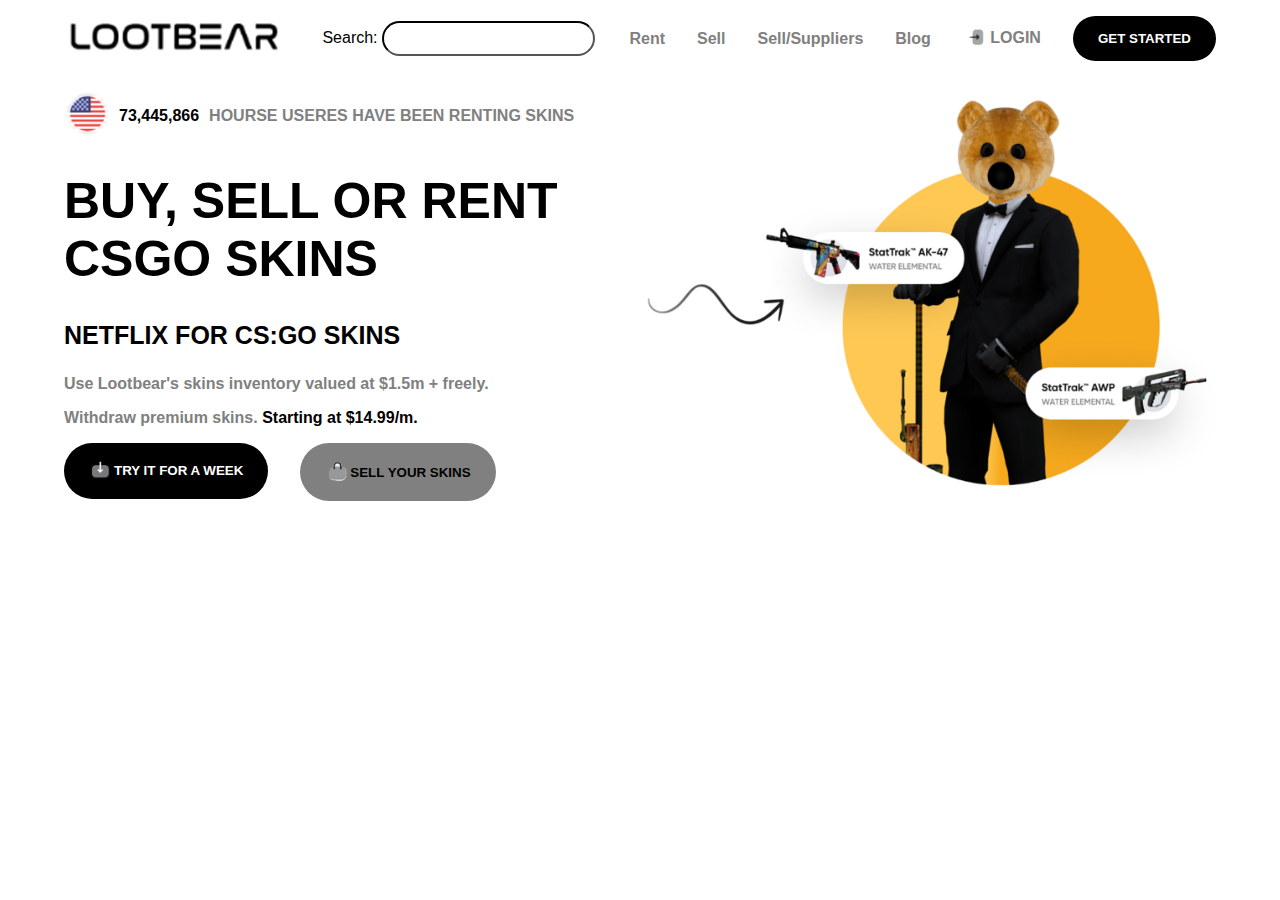
<file: index.html>
<!DOCTYPE html>
<html lang="en">
    <head>
        <meta charset="UFT-8">
        <link rel="stylesheet" href="styles.css">
        <title>LOOTBEAR</title>
    </head>
    <body>
        <header>
            <img src="images/logo.png" alt="logo">
            <div>
                <label for="search">Search:</label>
                <input type="text" name="search" class="search">
            </div>
            <nav>
                <ul>
                    <li><a href="">Rent</a></li>
                    <li><a href="">Sell</a></li>
                    <li><a href="">Sell/Suppliers</a></li>
                    <li><a href="formulario.html">Blog</a></li>
                </ul>
            </nav>
            <nav>
                <ul>
                    <li><a href="" class="login"><img src="images/login.png" alt="lg" class="icon">LOGIN</a></li>
                    <li><a href=""><button class="black-button">GET STARTED</button></a></li>
                </ul>
            </nav>
        </header>
        <main>
            <section>
                <p class="upper-txt"><img src="images/usa.png" alt="" class="icon"><span class="highlight">73,445,866 </span> HOURSE USERES HAVE BEEN RENTING SKINS</p>
                <h1 class="highlightTitle"><span>BUY, SELL OR RENT</span><br>CSGO SKINS</h1>
                <p class="highlightSubtitle">NETFLIX FOR CS:GO SKINS</p>
                <p class="grey-txt">Use Lootbear's skins inventory valued at $1.5m + freely.</p>
                <p class="grey-txt">Withdraw premium skins. <span class="highlight">Starting at $14.99/m.</span></p>
                <div>
                    <a href=""><button class="black-button"><img src="images/btnst.png" alt="clickst" class="icon">TRY IT FOR A WEEK</button></a>
                    <a href=""><button class="grey-button"><img src="images/btnnd.png" alt="clicknd" class="icon">SELL YOUR SKINS</button></a>
                </div>
            </section>
            <img src="images/osoconesmoquin.png" alt="mainImg" class="mainImg">
        </main>
    </body>
</html>
</file>
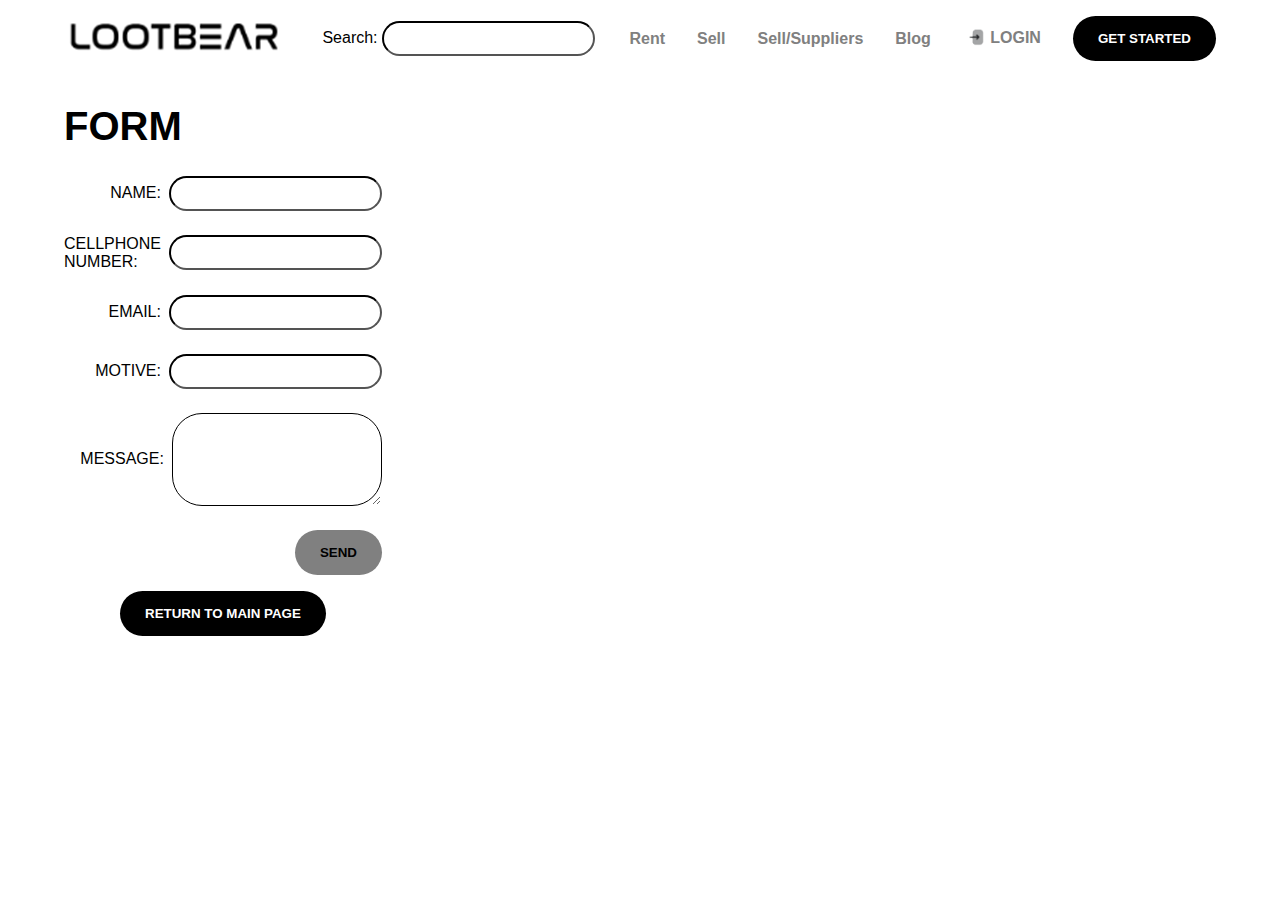
<file: formulario.html>
<!DOCTYPE html>
<html lang="en">
    <head>
        <meta charset="UFT-8">
        <link rel="stylesheet" href="formulario.css">
        <title>BLOG</title>
    </head>
    <body>
        <header>
            <img src="images/logo.png" alt="logo">
            <div>
                <label for="search">Search:</label>
                <input type="text" name="search" class="search">
            </div>
            <nav>
                <ul>
                    <li><a href="">Rent</a></li>
                    <li><a href="">Sell</a></li>
                    <li><a href="">Sell/Suppliers</a></li>
                    <li><a href="formulario.html">Blog</a></li>
                </ul>
            </nav>
            <nav>
                <ul>
                    <li><a href="" class="login"><img src="images/login.png" alt="lg" class="icon">LOGIN</a></li>
                    <li><a href=""><button class="black-button">GET STARTED</button></a></li>
                </ul>
            </nav>
        </header>
        <main>
            <section>
                <h1 class="highlight">FORM</h1>
                <form action="send" method="POST" class="form">
                    <div class="element">
                        <label for="nam">NAME:</label>
                        <input type="text" id="nam" name="nam" class="search">
                    </div>

                    <div class="element">
                        <label for="cel">CELLPHONE NUMBER:</label>
                        <input type="number" id="cel" name="cel" class="search">
                    </div>

                    <div class="element">
                        <label for="email">EMAIL:</label>
                        <input type="email" id="email" name="email" class="search">
                    </div>

                    <div class="element">
                        <label for="subject">MOTIVE:</label>
                        <input type="text" id="subject" name="subject" class="search">
                    </div>
                    
                    <div class="element">
                        <label for="msg">MESSAGE:</label>
                        <textarea name="msg" id="msg" rows="5" class="search"></textarea>
                    </div>
                    
                    <button type="submit" value="enviar" class="grey-button">SEND</button>
                </form>
            </section>
            <a href="index.html"><button class="black-button">RETURN TO MAIN PAGE</button></a>
        </main>
    </body>
</html>
</file>
<file: styles.css>
body {
    margin: 0;
    padding: 0 5%;
    font-family: sans-serif;

}

header {
    display: flex;
    justify-content: space-between;
    align-items: center;
}

nav>ul {
    display: flex;
    gap: 2rem;
    list-style: none;
    padding-left: 0;
    align-items: center;
}

nav>ul>li>a {
    text-decoration: none;
    color: gray;
    font-weight: bold;
}

.login {
    display: flex;
    align-items: center;
}

main {
    display: grid;
    grid-template-columns: repeat(2, 1fr);
    align-items: center;
}

.highlightTitle {
    color: black;
    text-decoration: solid;
    font-weight: bolder;
    font-size: 50px;
}

.highlightSubtitle {
    color: black;
    text-decoration: solid;
    font-weight: bolder;
    font-size: 25px;
}

.highlight {
    color: black;
    text-decoration: solid;
    font-weight: bolder;
}

.mainImg {
    width: 100%;
}

.grey-txt {
    color: grey;
    font-weight: bold;
}

.upper-txt {
    display: flex;
    align-items: center;
    gap: 10px;
    color: grey;
    font-weight: bold;
}

.upper-txt img {
    width: 45px;
}

main>section>div {
    display: flex;
    gap: 2rem;
}

main>section>div>a {
    text-decoration: none;
}

.black-button {
    display: flex;
    align-items: center;
    background-color: black;
    color: white;
    font-weight: bold;
    padding: 15px 25px;
    border: none;
    border-radius: 30px;
    cursor: pointer;
}

.grey-button {
    display: flex;
    align-items: center;
    background-color: grey;
    color: black;
    font-weight: bold;
    padding: 15px 25px;
    border: none;
    border-radius: 30px;
    cursor: pointer;
}

.black-button:hover {
    background-color: white;
    color: black;
}

.grey-button:hover {
    background-color: white;
    color: black;
}

.icon {
    width: 25px;
}

.search {
    background-color: white;
    border-color: black;
    padding: 0.5rem 1rem;
    border-radius: 30px;
}
</file>
<file: formulario.css>
body {
    margin: 0;
    padding: 0 5%;
    font-family: sans-serif;
}

header {
    display: flex;
    justify-content: space-between;
    align-items: center;
}

nav>ul {
    display: flex;
    gap: 2rem;
    list-style: none;
    padding-left: 0;
    align-items: center;
}

nav>ul>li>a {
    text-decoration: none;
    color: gray;
    font-weight: bold;
}

.login {
    display: flex;
    align-items: center;
}

main {
    display: grid;
    grid-template-columns: min-content;
    gap: 1rem;
    justify-items: center;
}

.form {
    display: grid;
    gap: 1.5rem;
    justify-items: end;
}

.element {
    display: flex;
    gap: 0.5rem;
    align-items: center;
}

.highlight {
    color: black;
    text-decoration: solid;
    font-weight: bolder;
    font-size: 40px;
}

.grey-button {
    background-color: grey;
    color: black;
    font-weight: bold;
    padding: 15px 25px;
    border: none;
    border-radius: 30px;
    cursor: pointer;
}

.grey-button:hover {
    background-color: white;
    color: black;
}

.black-button {
    background-color: black;
    color: white;
    font-weight: bold;
    padding: 15px 25px;
    border: none;
    border-radius: 30px;
    cursor: pointer;
}

.black-button:hover {
    background-color: white;
    color: black;
}

.icon {
    width: 25px;
}

.search {
    background-color: white;
    border-color: black;
    padding: 0.5rem 1rem;
    border-radius: 30px;
}
</file>
